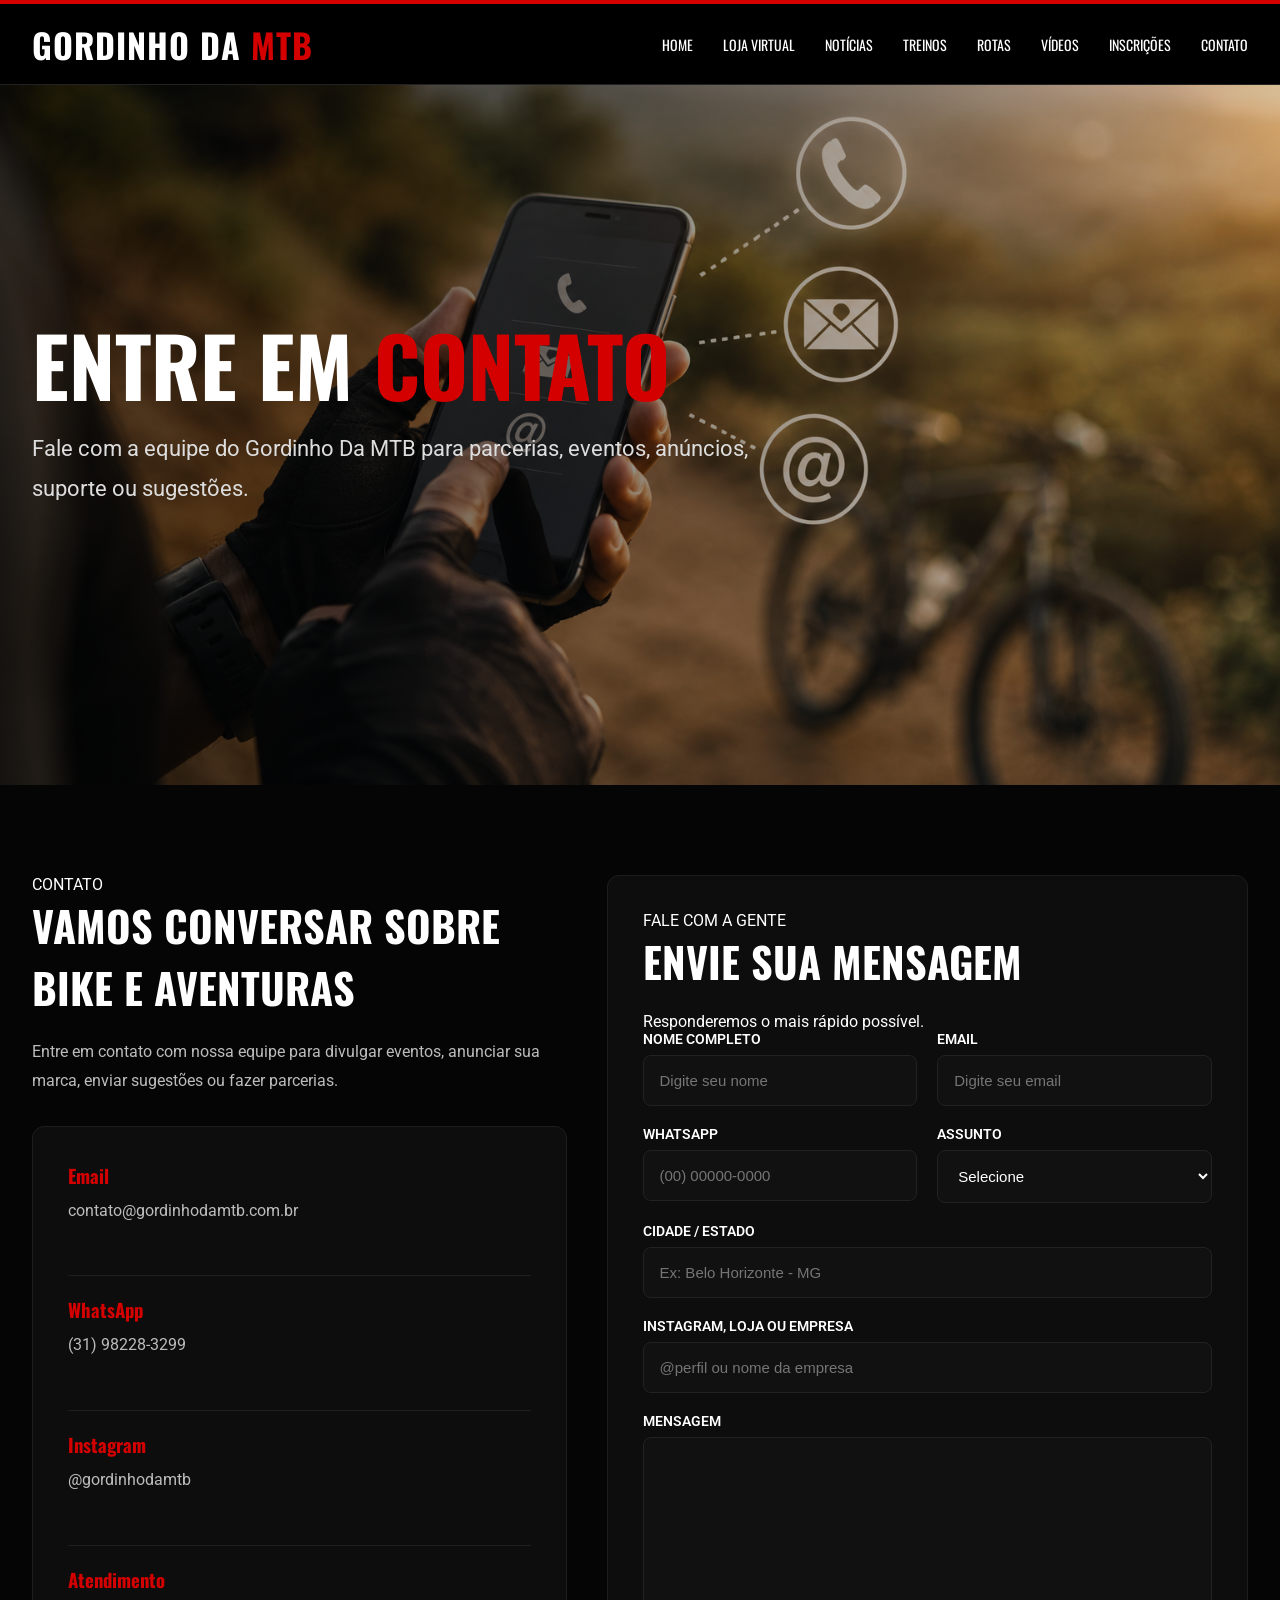
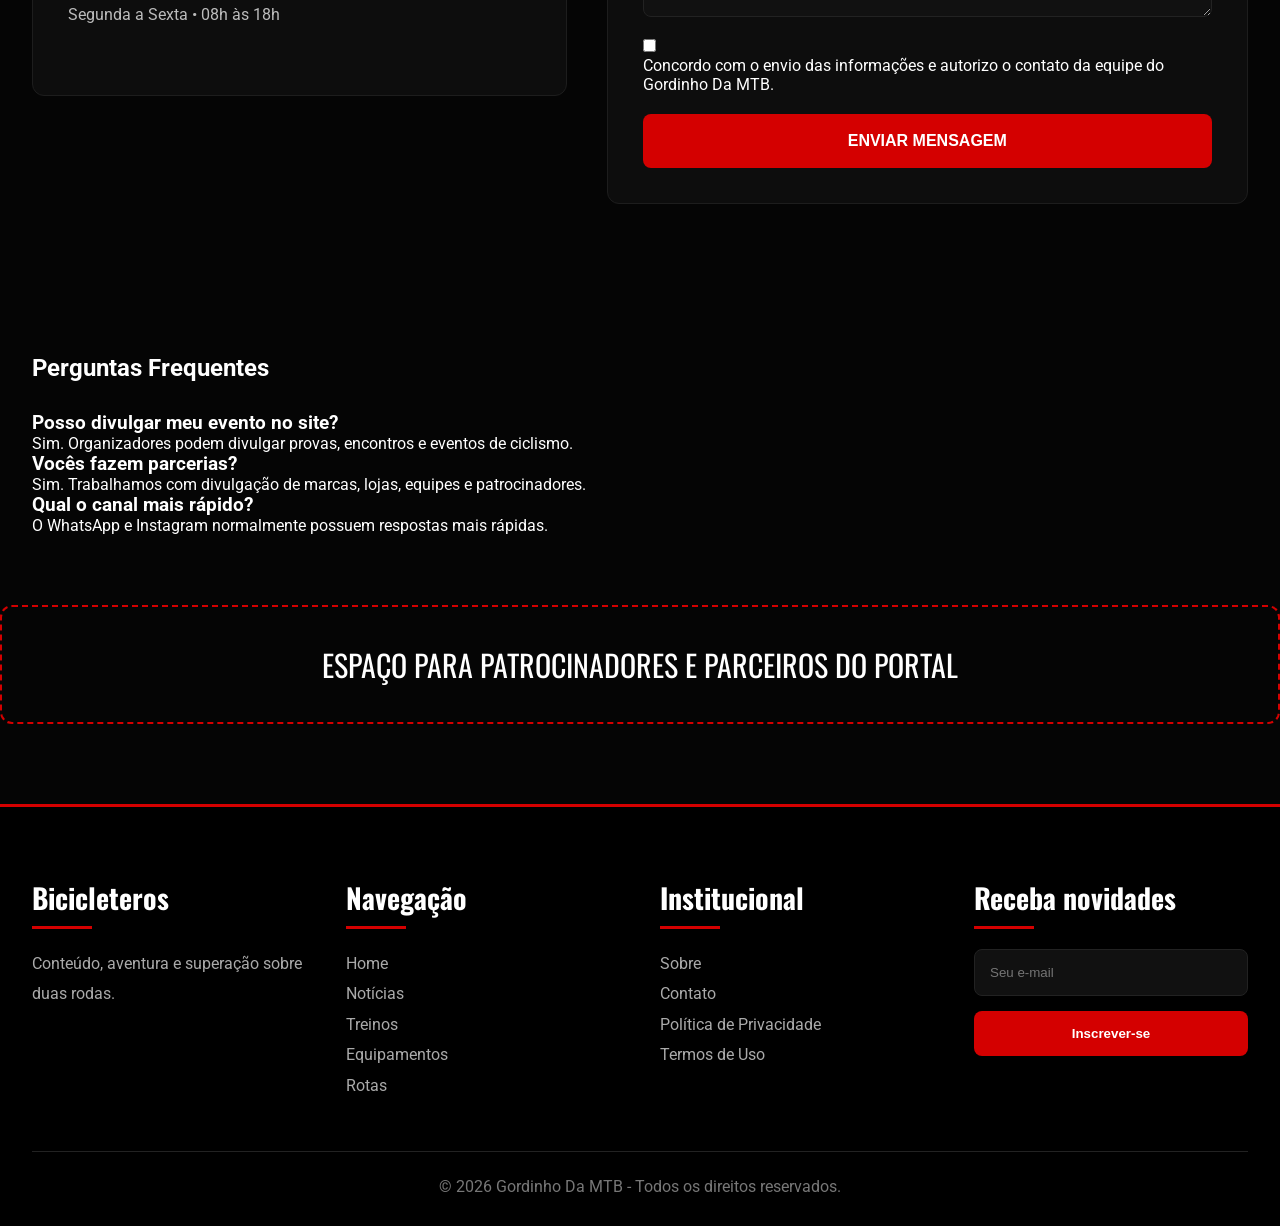
<file: contato.html>
<!DOCTYPE html>
<html lang="pt-BR">
<head>
  <meta charset="UTF-8">
  <meta name="viewport" content="width=device-width, initial-scale=1.0">

  <title>Gordinho Da MTB - Contato</title>

  <link rel="stylesheet" href="styles.css">

  <link rel="preconnect" href="https://fonts.googleapis.com">
  <link rel="preconnect" href="https://fonts.gstatic.com" crossorigin>

  <link href="https://fonts.googleapis.com/css2?family=Oswald:wght@300;400;500;600;700&family=Roboto:wght@300;400;500;700&display=swap" rel="stylesheet">
</head>

<body>

<!-- HEADER -->

<header>

  <div class="container navbar">

    <div class="logo">
      Gordinho Da <span>MTB</span>
    </div>

    <nav>
      <ul>
      <li><a href="index.html" target="_blank">Home</a></li>
      <li><a href="loja.html" target="_blank">Loja Virtual</a></li>
      <li><a href="noticias.html" target="_blank">Notícias</a></li>
      <li><a href="treinos.html" target="_blank">Treinos</a></li>
      <li><a href="rotas.html" target="_blank">Rotas</a></li>
      <li><a href="videos.html" target="_blank">Vídeos</a></li>
      <li><a href="eventos.html" target="_blank">Inscrições</a></li>
      <li><a href="contato.html" target="_blank">Contato</a></li>
    </ul>
      </ul>
    </nav>

  </div>

</header>

<!-- HERO -->
<section class="hero-contato">
  <div class="container">
    <div class="hero-content">

    <h1>Entre em <span>Contato</span></h1>

    <p>
      Fale com a equipe do Gordinho Da MTB para parcerias,
      eventos, anúncios, suporte ou sugestões.
    </p>

  </div>

</section>

<!-- CONTATO -->

<section class="container contato-section">

  <div class="contato-grid">

    <!-- INFORMAÇÕES -->

    <div class="contato-info">

      <span class="mini-title">CONTATO</span>

      <h2>Vamos conversar sobre bike e aventuras</h2>

      <p>
        Entre em contato com nossa equipe para divulgar eventos,
        anunciar sua marca, enviar sugestões ou fazer parcerias.
      </p>

      <div class="info-card">

        <div class="info-item">
          <h3>Email</h3>
          <p>contato@gordinhodamtb.com.br</p>
        </div>

        <div class="info-item">
          <h3>WhatsApp</h3>
          <p>(31) 98228-3299</p>
        </div>

        <div class="info-item">
          <h3>Instagram</h3>
          <p>@gordinhodamtb</p>
        </div>

        <div class="info-item">
          <h3>Atendimento</h3>
          <p>Segunda a Sexta • 08h às 18h</p>
        </div>

      </div>

    </div>

    <!-- FORMULÁRIO -->

    <div class="contato-formulario">

      <div class="form-header">

        <span class="mini-title">FALE COM A GENTE</span>

        <h2>Envie sua mensagem</h2>

        <p>
          Responderemos o mais rápido possível.
        </p>

      </div>

      <form class="modern-form">

        <!-- LINHA 1 -->

        <div class="form-row">

          <div class="input-group">
            <label>Nome completo</label>
            <input type="text" placeholder="Digite seu nome" required>
          </div>

          <div class="input-group">
            <label>Email</label>
            <input type="email" placeholder="Digite seu email" required>
          </div>

        </div>

        <!-- LINHA 2 -->

        <div class="form-row">

          <div class="input-group">
            <label>WhatsApp</label>
            <input type="tel" placeholder="(00) 00000-0000">
          </div>

          <div class="input-group">

            <label>Assunto</label>

            <select required>
              <option value="">Selecione</option>
              <option>Parcerias</option>
              <option>Publicidades</option>
              <option>Eventos</option>
              <option>Suporte</option>
              <option>Sugestões</option>
              <option>Outros</option>
            </select>

          </div>

        </div>

        <!-- CIDADE -->

        <div class="input-group">
          <label>Cidade / Estado</label>
          <input type="text" placeholder="Ex: Belo Horizonte - MG">
        </div>

        <!-- INSTAGRAM -->

        <div class="input-group">
          <label>Instagram, Loja ou Empresa</label>
          <input type="text" placeholder="@perfil ou nome da empresa">
        </div>

        <!-- MENSAGEM -->

        <div class="input-group">

          <label>Mensagem</label>

          <textarea
            rows="7"
            placeholder="Digite sua mensagem aqui..."
            required>
          </textarea>

        </div>

        <!-- CHECKBOX -->

        <div class="checkbox-group">

          <input type="checkbox" required>

          <p>
            Concordo com o envio das informações e autorizo
            o contato da equipe do Gordinho Da MTB.
          </p>

        </div>

        <!-- BOTÃO -->

        <button type="submit" class="btn form-btn">
          Enviar Mensagem
        </button>

      </form>

    </div>

  </div>

</section>

<!-- FAQ -->

<section class="container faq-section">

  <h2 class="section-title">Perguntas Frequentes</h2>

  <div class="faq-item">
    <h3>Posso divulgar meu evento no site?</h3>

    <p>
      Sim. Organizadores podem divulgar provas,
      encontros e eventos de ciclismo.
    </p>
  </div>

  <div class="faq-item">
    <h3>Vocês fazem parcerias?</h3>

    <p>
      Sim. Trabalhamos com divulgação de marcas,
      lojas, equipes e patrocinadores.
    </p>
  </div>

  <div class="faq-item">
    <h3>Qual o canal mais rápido?</h3>

    <p>
      O WhatsApp e Instagram normalmente possuem
      respostas mais rápidas.
    </p>
  </div>

</section>

<!-- BANNER -->

<div class="ad-banner">
  Espaço para patrocinadores e parceiros do portal
</div>

<!-- FOOTER -->

<footer>
  <div class="container">

    <div class="footer-grid">

      <div>
        <h3>Bicicleteros</h3>
        <p>
          Conteúdo, aventura e superação sobre duas rodas.
        </p>
      </div>

      <div>
        <h3>Navegação</h3>
        <ul>
          <li>Home</li>
          <li>Notícias</li>
          <li>Treinos</li>
          <li>Equipamentos</li>
          <li>Rotas</li>
        </ul>
      </div>

      <div>
        <h3>Institucional</h3>
        <ul>
          <li>Sobre</li>
          <li>Contato</li>
          <li>Política de Privacidade</li>
          <li>Termos de Uso</li>
        </ul>
      </div>

      <div class="newsletter">
        <h3>Receba novidades</h3>
        <input type="email" placeholder="Seu e-mail">
        <button>Inscrever-se</button>
      </div>

    </div>

    <div class="copyright">
      © 2026 Gordinho Da MTB - Todos os direitos reservados.
    </div>

  </div>
</footer>

</body>
</html>
</file>
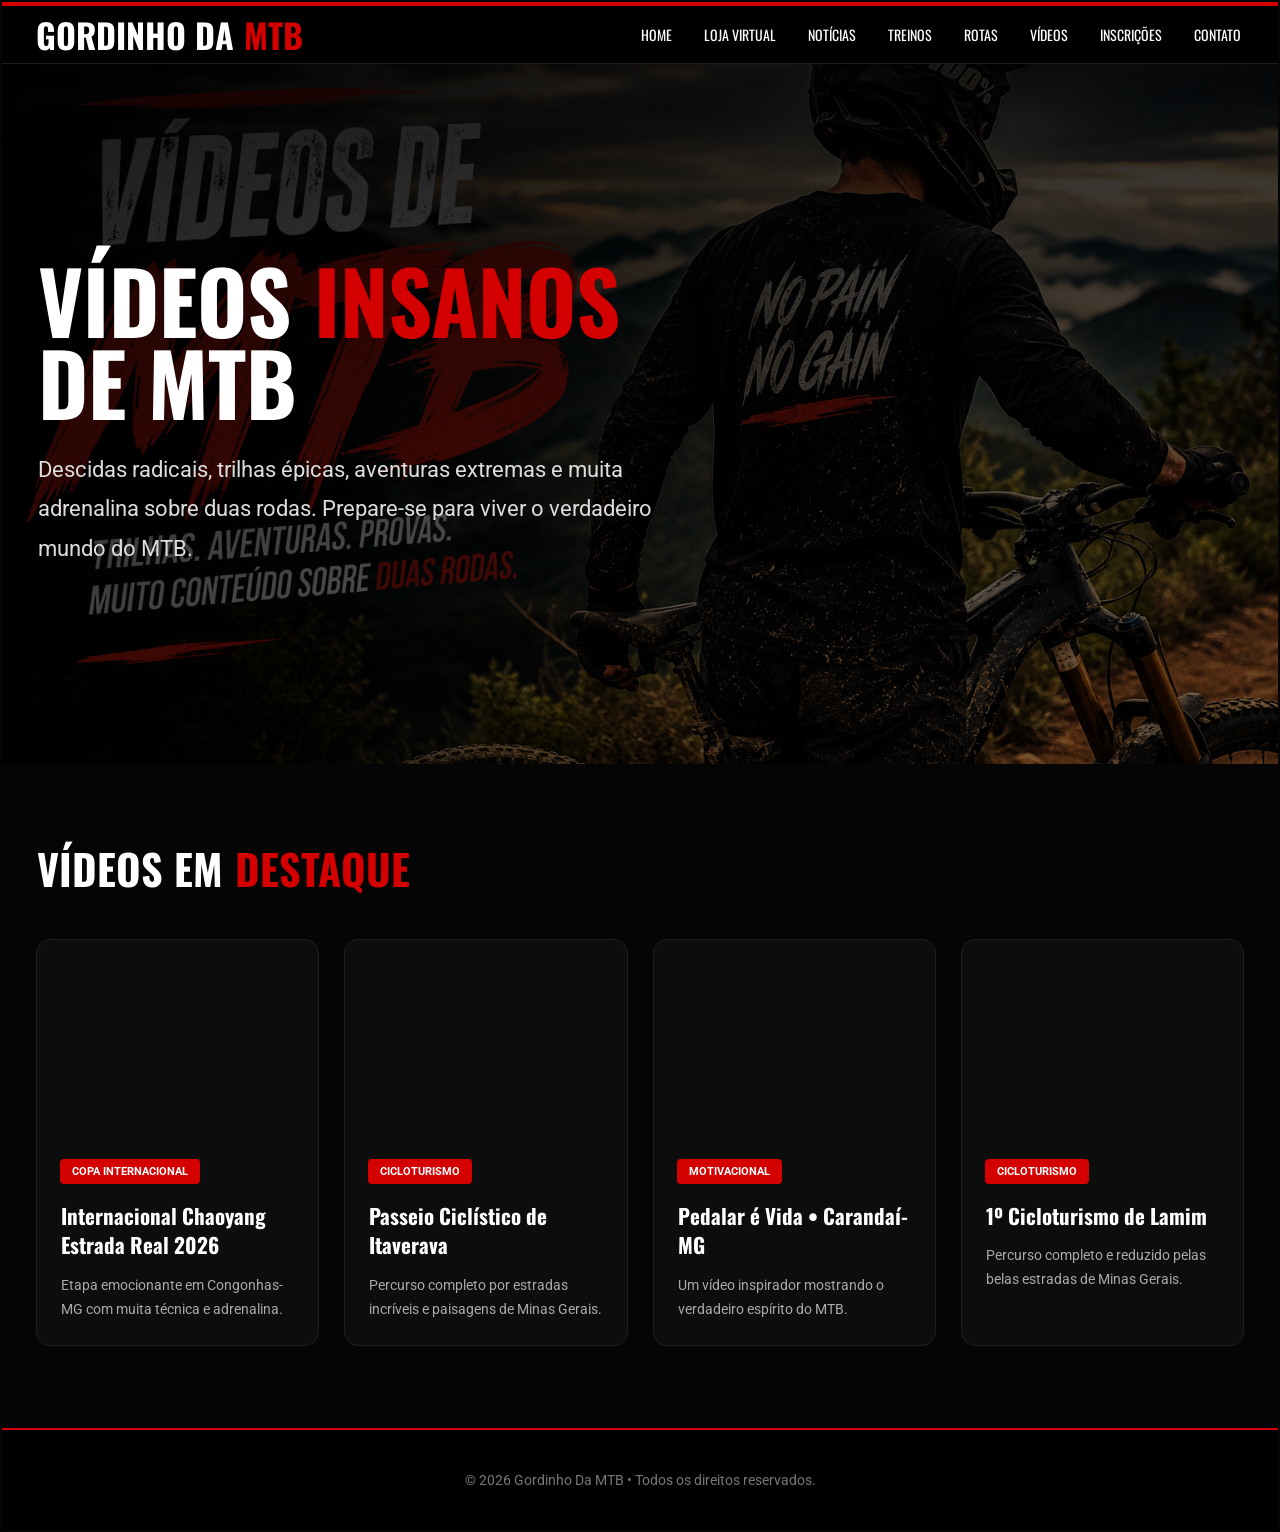
<file: videos.html>
<!DOCTYPE html>
<html lang="pt-BR">
<head>

<meta charset="UTF-8">
<meta name="viewport" content="width=device-width, initial-scale=1.0">

<title>Gordinho Da MTB - Vídeos</title>

<link rel="preconnect" href="https://fonts.googleapis.com">
<link rel="preconnect" href="https://fonts.gstatic.com" crossorigin>

<link href="https://fonts.googleapis.com/css2?family=Oswald:wght@300;400;500;600;700&family=Roboto:wght@300;400;500;700&display=swap" rel="stylesheet">

<style>

*{
  margin:0;
  padding:1px;
  box-sizing:border-box;
}

body{
  background:#050505;
  color:#fff;
  font-family:'Roboto',sans-serif;
}

a{
  text-decoration:none;
  color:inherit;
}

.container{
  width:95%;
  max-width:1400px;
  margin:auto;
}

/* HEADER */

header{
  background:#000;
  border-top:4px solid #d40000;
  border-bottom:1px solid #1b1b1b;
  position:sticky;
  top:0;
  z-index:100;
  backdrop-filter:blur(10px);
}


.navbar{
  display:flex;
  justify-content:space-between;
  align-items:center;
  padding:1px 0;
}

.logo{
  font-family:'Oswald',sans-serif;
  font-size:34px;
  font-weight:700;
  text-transform:uppercase;
}

.logo span{
  color:#d40000;
}

nav ul{
  display:flex;
  gap:28px;
  list-style:none;
}

nav ul li a{
  font-family:'Oswald',sans-serif;
  text-transform:uppercase;
  transition:0.3s;
  font-size:14px;
}

nav ul li a:hover{
  color:#d40000;
}

/* HERO */

.hero{
  position:relative;
  height:700px;

  background:
  linear-gradient(
    rgba(0,0,0,0.82),
    rgba(0, 0, 0, 0.422)
  ),

  url('img/videos-mtb.png')
  center/cover no-repeat;

  display:flex;
  align-items:center;
}

.hero::before{
  content:'';
    position:absolute;
    inset:0;
    background:linear-gradient(
        to right,
        rgba(0,0,0,0.50),
        rgba(0,0,0,0.05)
    );
}

.hero-content{
  position:relative;
  z-index:2;
  max-width:720px;
}

.hero h1{
  font-family:'Oswald',sans-serif;
  font-size:86px;
  line-height:0.95;
  text-transform:uppercase;
  margin-bottom:25px;
}

.hero h1 span{
  color:#d40000;
}

.hero p{
  font-size:22px;
  color:#ddd;
  line-height:1.8;
  max-width:650px;
}

/* TITULO */

.section-title{
  margin:70px 0 35px;
}

.section-title h2{
  font-size:42px;
  font-family:'Oswald',sans-serif;
  text-transform:uppercase;
}

.section-title span{
  color:#d40000;
}

/* GRID */

.videos-page-grid{
  display:grid;

  grid-template-columns:
  repeat(auto-fit,minmax(280px,1fr));

  gap:25px;

  margin-bottom:80px;
}

/* CARD */

.video-box{
  background:#0d0d0d;
  border:1px solid #1f1f1f;
  border-radius:14px;
  overflow:hidden;
  transition:0.35s;
}

.video-box:hover{
  transform:translateY(-6px);
  border-color:#d40000;
  box-shadow:0 0 25px rgba(212,0,0,0.28);
  color:#f4e7e7;
}

/* VIDEO */

.video-wrapper{
  position:relative;
}

.video-wrapper iframe{
  width:100%;
  height:190px;
}

/* BLOQUEIO */

.video-lock{
  position:absolute;
  inset:0;

  background:rgba(0,0,0,0.96);

  display:flex;
  justify-content:center;
  align-items:center;

  text-align:center;

  padding:20px;

  opacity:0;
  visibility:hidden;

  transition:0.4s;
}

.video-lock.active{
  opacity:1;
  visibility:visible;
}

.lock-content h3{
  font-size:24px;
  margin-bottom:12px;
  font-family:'Oswald',sans-serif;
  text-transform:uppercase;
}

.lock-content p{
  color:#ccc;
  margin-bottom:20px;
  line-height:1.6;
  font-size:14px;
}

/* BOTÃO */

.btn{
  display:inline-block;
  background:#d40000;
  padding:13px 24px;
  border-radius:6px;
  font-weight:bold;
  text-transform:uppercase;
  transition:0.3s;
  font-size:13px;
}

.btn:hover{
  background:#ff1a1a;
  transform:translateY(-2px);
}

/* INFO */

.video-info{
  padding:22px;
}

.video-tag{
  display:inline-block;
  background:#d40000;
  padding:6px 12px;
  font-size:11px;
  font-weight:bold;
  margin-bottom:16px;
  border-radius:4px;
  text-transform:uppercase;
}

.video-info h3{
  font-size:21px;
  margin-bottom:12px;
  font-family:'Oswald',sans-serif;
  line-height:1.4;
}

.video-info p{
  color:#aaa;
  line-height:1.7;
  font-size:14px;
}

/* FOOTER */

footer{
  background:#000;
  border-top:2px solid #d40000;
  padding:40px 0;
}

.copyright{
  text-align:center;
  color:#777;
  font-size:14px;
}

/* RESPONSIVO */

@media(max-width:900px){

  nav{
    display:none;
  }

  .hero{
    height:560px;
  }

  .hero h1{
    font-size:58px;
  }

}

@media(max-width:600px){

  .hero{
    height:480px;
  }

  .hero h1{
    font-size:42px;
  }

  .hero p{
    font-size:16px;
  }

  .section-title h2{
    font-size:32px;
  }

}

/* ===== MENU HAMBÚRGUER ===== */

.menu-toggle{
  display:none;
  flex-direction:column;
  gap:5px;
  cursor:pointer;
  z-index:2000;
}

.menu-toggle span{
  width:28px;
  height:3px;
  background:#fff;
  transition:0.3s;
  border-radius:2px;
}

/* NAV MOBILE */
@media(max-width:900px){

  .menu-toggle{
    display:flex;
  }
}





</style>

</head>

<body>

<!-- HEADER -->

<header>

<div class="container navbar">
  
   

  <div class="logo">
    Gordinho Da <span>MTB</span>
  </div>
     
    <nav>
      <ul>
        <li><a href="index.html">Home</a></li>
        <li><a href="loja.html" target="_blank">Loja Virtual</a></li>
        <li><a href="noticias.html">Notícias</a></li>
        <li><a href="treinos.html">Treinos</a></li>
        <li><a href="rotas.html">Rotas</a></li>
        <li><a href="videos.html">Vídeos</a></li>
        <li><a href="eventos.html">Inscrições</a></li>
        <li><a href="contato.html">Contato</a></li>
        
      </ul>
    </nav>
      <!-- BOTÃO HAMBÚRGUER -->
  <div class="menu-toggle" id="menu-toggle">
    <span></span>
    <span></span>
    <span></span>
  </div>
</div>

</header>

<!-- HERO -->

<section class="hero">

<div class="container">

  <div class="hero-content">

    <h1>
      Vídeos <span>Insanos</span><br>
      de MTB
    </h1>

    <p>
      Descidas radicais, trilhas épicas, aventuras extremas e muita adrenalina
      sobre duas rodas. Prepare-se para viver o verdadeiro mundo do MTB.
    </p>

  </div>

</div>

</section>

<!-- TITULO -->

<section class="container">

<div class="section-title">

  <h2>
    Vídeos em <span>Destaque</span>
  </h2>

</div>

</section>

<!-- VIDEOS -->

<section class="container">

<div class="videos-page-grid">

  <!-- VIDEO 1 -->

  <div class="video-box">

    <div class="video-wrapper">

      <iframe
        class="youtube-video"
        src="https://www.youtube.com/embed/2bH06NFWqPc?start=10&enablejsapi=1"
        title="Vídeo MTB"
        frameborder="0"
        allowfullscreen>
      </iframe>

      <div class="video-lock">

        <div class="lock-content">

          <h3>Continue no YouTube</h3>

          <p>
            Assista o vídeo completo no canal oficial.
          </p>

          <a
            href="https://www.youtube.com/watch?v=2bH06NFWqPc"
            target="_blank"
            class="btn">

            Assistir Completo

          </a>

        </div>

      </div>

    </div>

    <div class="video-info">

      <span class="video-tag">
        Copa Internacional
      </span>

      <h3>
        Internacional Chaoyang Estrada Real 2026
      </h3>

      <p>
        Etapa emocionante em Congonhas-MG com muita técnica e adrenalina.
      </p>

    </div>

  </div>

  <!-- VIDEO 2 -->

  <div class="video-box">

    <div class="video-wrapper">

      <iframe
        class="youtube-video"
        src="https://www.youtube.com/embed/gY0_ykNZ2DI?enablejsapi=1"
        title="Vídeo Bike"
        frameborder="0"
        allowfullscreen>
      </iframe>

      <div class="video-lock">

        <div class="lock-content">

          <h3>Continue no YouTube</h3>

          <p>
            Assista o vídeo completo no canal oficial.
          </p>

          <a
            href="https://www.youtube.com/watch?v=gY0_ykNZ2DI"
            target="_blank"
            class="btn">

            Assistir Completo

          </a>

        </div>

      </div>

    </div>

    <div class="video-info">

      <span class="video-tag">
        Cicloturismo
      </span>

      <h3>
        Passeio Ciclístico de Itaverava
      </h3>

      <p>
        Percurso completo por estradas incríveis e paisagens de Minas Gerais.
      </p>

    </div>

  </div>

  <!-- VIDEO 3 -->

  <div class="video-box">

    <div class="video-wrapper">

      <iframe
        class="youtube-video"
        src="https://www.youtube.com/embed/mlFcE481HrE?start=427&enablejsapi=1"
        title="Vídeo Motivacional"
        frameborder="0"
        allowfullscreen>
      </iframe>

      <div class="video-lock">

        <div class="lock-content">

          <h3>Continue no YouTube</h3>

          <p>
            Veja o vídeo completo no canal.
          </p>

          <a
            href="https://www.youtube.com/watch?v=mlFcE481HrE"
            target="_blank"
            class="btn">

            Assistir Completo

          </a>

        </div>

      </div>

    </div>

    <div class="video-info">

      <span class="video-tag">
        Motivacional
      </span>

      <h3>
        Pedalar é Vida • Carandaí-MG
      </h3>

      <p>
        Um vídeo inspirador mostrando o verdadeiro espírito do MTB.
      </p>

    </div>

  </div>

  <!-- VIDEO 4 -->

  <div class="video-box">

    <div class="video-wrapper">

      <iframe
        class="youtube-video"
        src="https://www.youtube.com/embed/Y9ahG2oRTzE?enablejsapi=1"
        title="Vídeo Lamim"
        frameborder="0"
        allowfullscreen>
      </iframe>

      <div class="video-lock">

        <div class="lock-content">

          <h3>Continue no YouTube</h3>

          <p>
            Continue assistindo no canal oficial.
          </p>

          <a
            href="https://www.youtube.com/watch?v=Y9ahG2oRTzE"
            target="_blank"
            class="btn">

            Assistir Completo

          </a>

        </div>

      </div>

    </div>

    <div class="video-info">

      <span class="video-tag">
        Cicloturismo
      </span>

      <h3>
        1º Cicloturismo de Lamim
      </h3>

      <p>
        Percurso completo e reduzido pelas belas estradas de Minas Gerais.
      </p>

    </div>

  </div>

</div>

</section>

<!-- FOOTER -->

<footer>

<div class="container">

  <div class="copyright">
    © 2026 Gordinho Da MTB • Todos os direitos reservados.
  </div>

</div>

</footer>

<!-- API YOUTUBE -->

<script src="https://www.youtube.com/iframe_api"></script>

<!-- SCRIPT -->

<script>

const tempoBloqueio = 300000;

// BLOQUEIO
const bloqueios =
document.querySelectorAll('.video-lock');

bloqueios.forEach((bloqueio) => {

  setTimeout(() => {

    bloqueio.classList.add('active');

  }, tempoBloqueio);

});

// PAUSAR OUTROS VIDEOS
let players = [];

function onYouTubeIframeAPIReady(){

  const iframes =
  document.querySelectorAll('.youtube-video');

  iframes.forEach((iframe, index) => {

    players[index] = new YT.Player(iframe, {

      events: {
        'onStateChange': onPlayerStateChange
      }

    });

  });

}

function onPlayerStateChange(event){

  if(event.data == YT.PlayerState.PLAYING){

    players.forEach((player) => {

      if(player !== event.target){

        player.pauseVideo();

      }

    });

  }

}

</script>

</body>
</html>
</file>
<file: styles.css>
/* =====================================================
   GORDINHO DA MTB
   STYLE.CSS
   Autor: Wellington Rezende
===================================================== */

/* ==========================
   RESET
========================== */

*{
    margin:0;
    padding:0;
    box-sizing:border-box;
}

:root{

    --primary:#d40000;
    --primary-hover:#ff1a1a;

    --background:#050505;
    --background-card:#0d0d0d;

    --border:#1d1d1d;

    --text:#ffffff;
    --text-secondary:#bcbcbc;

    --radius:10px;

    --shadow:0 0 25px rgba(255,0,0,.25);

    --transition:.35s ease;

}

html{
    scroll-behavior:smooth;
}

body{

    background:var(--background);

    color:var(--text);

    font-family:'Roboto',sans-serif;

    overflow-x:hidden;

}

img{

    max-width:100%;
    display:block;

}

a{

    text-decoration:none;
    color:inherit;

}

.container{

    width:95%;
    max-width:1400px;

    margin:auto;

}

/* ==========================
   HEADER
========================== */

header{

    position:sticky;

    top:0;

    z-index:999;

    background:#000;

    border-top:4px solid var(--primary);

    border-bottom:1px solid #222;

    backdrop-filter:blur(12px);

}

.navbar{

    display:flex;

    justify-content:space-between;

    align-items:center;

    height:80px;

}

/* ==========================
   LOGO
========================== */

.logo{

    font-family:'Oswald',sans-serif;

    font-size:34px;

    font-weight:700;

    text-transform:uppercase;

    letter-spacing:1px;

}

.logo span{

    color:var(--primary);

}

/* ==========================
   MENU
========================== */

nav ul{

    display:flex;

    gap:30px;

    list-style:none;

}

nav ul li{

    position:relative;

}

nav ul li a{

    font-family:'Oswald',sans-serif;

    text-transform:uppercase;

    font-size:14px;

    transition:var(--transition);

}

nav ul li a:hover{

    color:var(--primary);

}

/* Linha animada */

nav ul li::after{

    content:"";

    position:absolute;

    left:0;

    bottom:-6px;

    width:0;

    height:2px;

    background:var(--primary);

    transition:.35s;

}

nav ul li:hover::after{

    width:100%;

}

/* ==========================
   HERO PADRÃO
========================== */

.hero-home,
.hero-loja,
.hero-noticias,
.hero-treino,
.hero-rota,
.hero-evento,
.hero-contato{

    position:relative;

    height:700px;

    display:flex;

    align-items:center;

    background-size:cover;

    background-position:center;

}

/* Imagens */

.hero-home{
    background-image:url("img/imagem-inicial.png");
}

.hero-loja{
    background-image:url("img/loja.png");
}

.hero-noticias{
    background-image:url("img/noticias.png");
}

.hero-treino{
    background-image:url("img/treinos.png");
}

.hero-rota{
    background-image:url("img/rotas.png");
}

.hero-evento{
    background-image:url("img/inscrição.png");
}

.hero-contato{
    background-image:url("img/contato.png");
}

/* Overlay */

.hero-home::before,
.hero-loja::before,
.hero-noticias::before,
.hero-treino::before,
.hero-rota::before,
.hero-evento::before,
.hero-contato::before{

    content:"";

    position:absolute;

    inset:0;

    background:linear-gradient(
        to right,
        rgba(0,0,0,.70),
        rgba(0,0,0,.15)
    );

}

/* Conteúdo */

.hero-content{

    position:relative;

    z-index:2;

    max-width:720px;

}

.hero-content h1{

    font-family:'Oswald',sans-serif;

    font-size:82px;

    text-transform:uppercase;

    line-height:.95;

    margin-bottom:25px;

}

.hero-content span{

    color:var(--primary);

}

.hero-content p{

    font-size:22px;

    color:#ddd;

    line-height:1.8;

    margin-bottom:35px;

}

/* ==========================
   BOTÃO
========================== */

.btn{

    display:inline-flex;

    align-items:center;

    justify-content:center;

    padding:16px 36px;

    background:var(--primary);

    color:#fff;

    border-radius:8px;

    font-weight:700;

    text-transform:uppercase;

    transition:var(--transition);

}

.btn:hover{

    background:var(--primary-hover);

    transform:translateY(-3px);

    box-shadow:var(--shadow);

}

/* ==========================
   TÍTULOS
========================== */

.section-title{

    display:flex;

    justify-content:space-between;

    align-items:center;

    margin:60px 0 30px;

}

.section-title h2{

    font-family:'Oswald',sans-serif;

    font-size:44px;

    text-transform:uppercase;

}

.section-title h2 span{

    color:var(--primary);

}

.section-title a{

    color:var(--primary);

    font-weight:bold;

}

/* =====================================================
   GRID DE CARDS
===================================================== */

.grid-news{
    display:grid;
    grid-template-columns:repeat(auto-fit,minmax(320px,1fr));
    gap:30px;
    margin:40px 0 60px;
    align-items:stretch;
}

/* =====================================================
   CARD
===================================================== */

.card{

    display:flex;
    flex-direction:column;

    background:var(--background-card);

    border:1px solid var(--border);

    border-radius:12px;

    overflow:hidden;

    transition:var(--transition);

    height:100%;

}

.card:hover{

    transform:translateY(-8px);

    border-color:var(--primary);

    box-shadow:var(--shadow);

}

/* =====================================================
   IMAGEM
===================================================== */

.card img{

    width:100%;

    height:220px;

    object-fit:cover;

    transition:.5s;

}

.card:hover img{

    transform:scale(1.05);

}

/* =====================================================
   CONTEÚDO
===================================================== */

.card-content{

    display:flex;

    flex-direction:column;

    flex:1;

    padding:24px;

}

.card-content h3{

    font-family:'Oswald',sans-serif;

    font-size:25px;

    line-height:1.3;

    margin:15px 0;

}

.card-content p{

    color:var(--text-secondary);

    line-height:1.7;

    margin-bottom:15px;

}

/* =====================================================
   TAG
===================================================== */

.tag{

    display:inline-flex;

    align-items:center;

    width:max-content;

    padding:8px 15px;

    background:var(--primary);

    border-radius:50px;

    color:#fff;

    font-size:12px;

    font-weight:bold;

    letter-spacing:.5px;

    text-transform:uppercase;

}

/* =====================================================
   BOTÃO
===================================================== */

.card-content .btn{

    margin-top:auto;

    align-self:flex-start;

}

/* =====================================================
   LINK DO CARD
===================================================== */

.card-link{

    display:block;

    color:inherit;

}

.card-link:hover{

    text-decoration:none;

}

/* =====================================================
   BANNER
===================================================== */

.ad-banner{

    margin:70px 0;

    padding:35px;

    border:2px dashed var(--primary);

    border-radius:12px;

    text-align:center;

    font-family:'Oswald',sans-serif;

    font-size:30px;

    text-transform:uppercase;

    color:#fff;

}

/* =====================================================
   VÍDEOS
===================================================== */

.videos{

    display:grid;

    grid-template-columns:2fr 1fr;

    gap:35px;

    margin:60px 0;

}

.video-grid{

    display:grid;

    grid-template-columns:repeat(auto-fit,minmax(260px,1fr));

    gap:25px;

}

.video-card{

    position:relative;

    overflow:hidden;

    border-radius:12px;

}

.video-card img{

    width:100%;

    height:190px;

    object-fit:cover;

    transition:.5s;

}

.video-card:hover img{

    transform:scale(1.08);

}

/* =====================================================
   PLAY
===================================================== */

.play{

    position:absolute;

    top:50%;

    left:50%;

    transform:translate(-50%,-50%);

    width:70px;

    height:70px;

    display:flex;

    align-items:center;

    justify-content:center;

    border-radius:50%;

    background:rgba(212,0,0,.90);

    font-size:28px;

    color:#fff;

    transition:.3s;

}

.video-card:hover .play{

    transform:translate(-50%,-50%) scale(1.15);

}

/* =====================================================
   DICAS
===================================================== */

.tips{

    background:#0c0c0c;

    border:1px solid var(--border);

    border-radius:12px;

    padding:30px;

}

.tips h3{

    font-family:'Oswald',sans-serif;

    font-size:34px;

    margin-bottom:25px;

}

.tips h3 span{

    color:var(--primary);

}

.tips ul{

    list-style:none;

    display:flex;

    flex-direction:column;

    gap:18px;

}

.tips li{

    padding-bottom:15px;

    border-bottom:1px solid #1d1d1d;

    color:#ddd;

    line-height:1.6;

}

/* =====================================================
   ROTAS
===================================================== */

.routes{

    display:grid;

    grid-template-columns:repeat(auto-fit,minmax(300px,1fr));

    gap:25px;

    margin:60px 0;

}

.route-card{

    position:relative;

    overflow:hidden;

    border-radius:12px;

}

.route-card img{

    width:100%;

    height:260px;

    object-fit:cover;

    transition:.6s;

}

.route-card:hover img{

    transform:scale(1.08);

}

.route-overlay{

    position:absolute;

    inset:0;

    background:linear-gradient(to top,
        rgba(0,0,0,.95),
        rgba(0,0,0,.10));

    display:flex;

    flex-direction:column;

    justify-content:flex-end;

    padding:25px;

}

.route-overlay h4{

    font-size:26px;

    margin-bottom:10px;

}

/* =====================================================
   CONTATO
===================================================== */

.contato-section{
    padding:90px 0;
}

.contato-grid{
    display:grid;
    grid-template-columns:1fr 1.2fr;
    gap:40px;
}

.info-card,
.contato-formulario{

    background:var(--background-card);

    border:1px solid var(--border);

    border-radius:12px;

    padding:35px;

}

.contato-info h2,
.contato-formulario h2{

    font-family:'Oswald',sans-serif;

    font-size:42px;

    text-transform:uppercase;

    margin-bottom:20px;

}

.contato-info h2 span,
.contato-formulario h2 span{

    color:var(--primary);

}

.contato-info p{

    color:var(--text-secondary);

    line-height:1.8;

    margin-bottom:30px;

}

.info-item{

    padding-bottom:20px;

    margin-bottom:20px;

    border-bottom:1px solid #1f1f1f;

}

.info-item:last-child{

    border:none;

    margin-bottom:0;

    padding-bottom:0;

}

.info-item h3{

    color:var(--primary);

    margin-bottom:8px;

    font-family:'Oswald',sans-serif;

}

/* =====================================================
   FORMULÁRIO
===================================================== */

.modern-form{

    display:flex;

    flex-direction:column;

    gap:20px;

}

.form-row{

    display:grid;

    grid-template-columns:1fr 1fr;

    gap:20px;

}

.input-group{

    display:flex;

    flex-direction:column;

}

.input-group label{

    margin-bottom:8px;

    font-weight:600;

    text-transform:uppercase;

    font-size:14px;

}

.input-group input,
.input-group textarea,
.input-group select{

    background:#111;

    border:1px solid #222;

    color:#fff;

    padding:16px;

    border-radius:8px;

    font-size:15px;

    transition:.3s;

}

.input-group input:focus,
.input-group textarea:focus,
.input-group select:focus{

    outline:none;

    border-color:var(--primary);

    box-shadow:0 0 15px rgba(212,0,0,.25);

}

textarea{

    min-height:180px;

    resize:vertical;

}

.form-btn{

    padding:18px;

    border:none;

    background:var(--primary);

    color:#fff;

    border-radius:8px;

    cursor:pointer;

    font-size:16px;

    font-weight:bold;

    text-transform:uppercase;

    transition:.3s;

}

.form-btn:hover{

    background:var(--primary-hover);

    transform:translateY(-3px);

}

/* =====================================================
   FOOTER
===================================================== */

footer{

    background:#000;

    margin-top:80px;

    border-top:3px solid var(--primary);

    padding:70px 0 30px;

}

.footer-grid{

    display:grid;

    grid-template-columns:repeat(auto-fit,minmax(250px,1fr));

    gap:40px;

}

footer h3{

    font-family:'Oswald',sans-serif;

    font-size:28px;

    margin-bottom:20px;

}

footer h3::after{

    content:"";

    display:block;

    width:60px;

    height:3px;

    background:var(--primary);

    margin-top:8px;

}

footer p,
footer li{

    color:#aaa;

    line-height:1.9;

    list-style:none;

}

footer li{

    transition:.3s;

    cursor:pointer;

}

footer li:hover{

    color:var(--primary);

    padding-left:8px;

}

.newsletter input{

    width:100%;

    padding:15px;

    background:#111;

    border:1px solid #222;

    color:#fff;

    border-radius:8px;

    margin-bottom:15px;

}

.newsletter button{

    width:100%;

    padding:15px;

    border:none;

    border-radius:8px;

    background:var(--primary);

    color:#fff;

    font-weight:bold;

    cursor:pointer;

    transition:.3s;

}

.newsletter button:hover{

    background:var(--primary-hover);

}

.copyright{

    margin-top:50px;

    padding-top:25px;

    border-top:1px solid #222;

    text-align:center;

    color:#777;

}

/* =====================================================
   MENU MOBILE
===================================================== */

.menu-toggle{

    display:none;

    flex-direction:column;

    gap:5px;

    cursor:pointer;

}

.menu-toggle span{

    width:28px;

    height:3px;

    background:#fff;

    border-radius:5px;

    transition:.3s;

}

.menu-toggle.active span:nth-child(1){

    transform:rotate(45deg) translate(5px,5px);

}

.menu-toggle.active span:nth-child(2){

    opacity:0;

}

.menu-toggle.active span:nth-child(3){

    transform:rotate(-45deg) translate(6px,-6px);

}

/* =====================================================
   RESPONSIVO
===================================================== */

@media(max-width:992px){

    .hero-content h1{

        font-size:60px;

    }

    .videos{

        grid-template-columns:1fr;

    }

    .contato-grid{

        grid-template-columns:1fr;

    }

    .form-row{

        grid-template-columns:1fr;

    }

}

@media(max-width:768px){

    .navbar{

        height:70px;

    }

    .menu-toggle{

        display:flex;

    }

    nav{

        position:fixed;

        top:0;

        right:-100%;

        width:280px;

        height:100vh;

        background:#000;

        transition:.4s;

        padding-top:90px;

        border-left:2px solid var(--primary);

    }

    nav.active{

        right:0;

    }

    nav ul{

        flex-direction:column;

        gap:25px;

        padding-left:35px;

    }

    .hero-home,
    .hero-loja,
    .hero-noticias,
    .hero-treino,
    .hero-rota,
    .hero-evento,
    .hero-contato{

        height:500px;

    }

    .hero-content h1{

        font-size:44px;

    }

    .hero-content p{

        font-size:18px;

    }

    .section-title{

        flex-direction:column;

        align-items:flex-start;

        gap:15px;

    }

}

@media(max-width:576px){

    .container{

        width:92%;

    }

    .grid-news{

        grid-template-columns:1fr;

    }

    .routes{

        grid-template-columns:1fr;

    }

    .footer-grid{

        grid-template-columns:1fr;

    }

    .hero-content h1{

        font-size:36px;

    }

}
</file>
